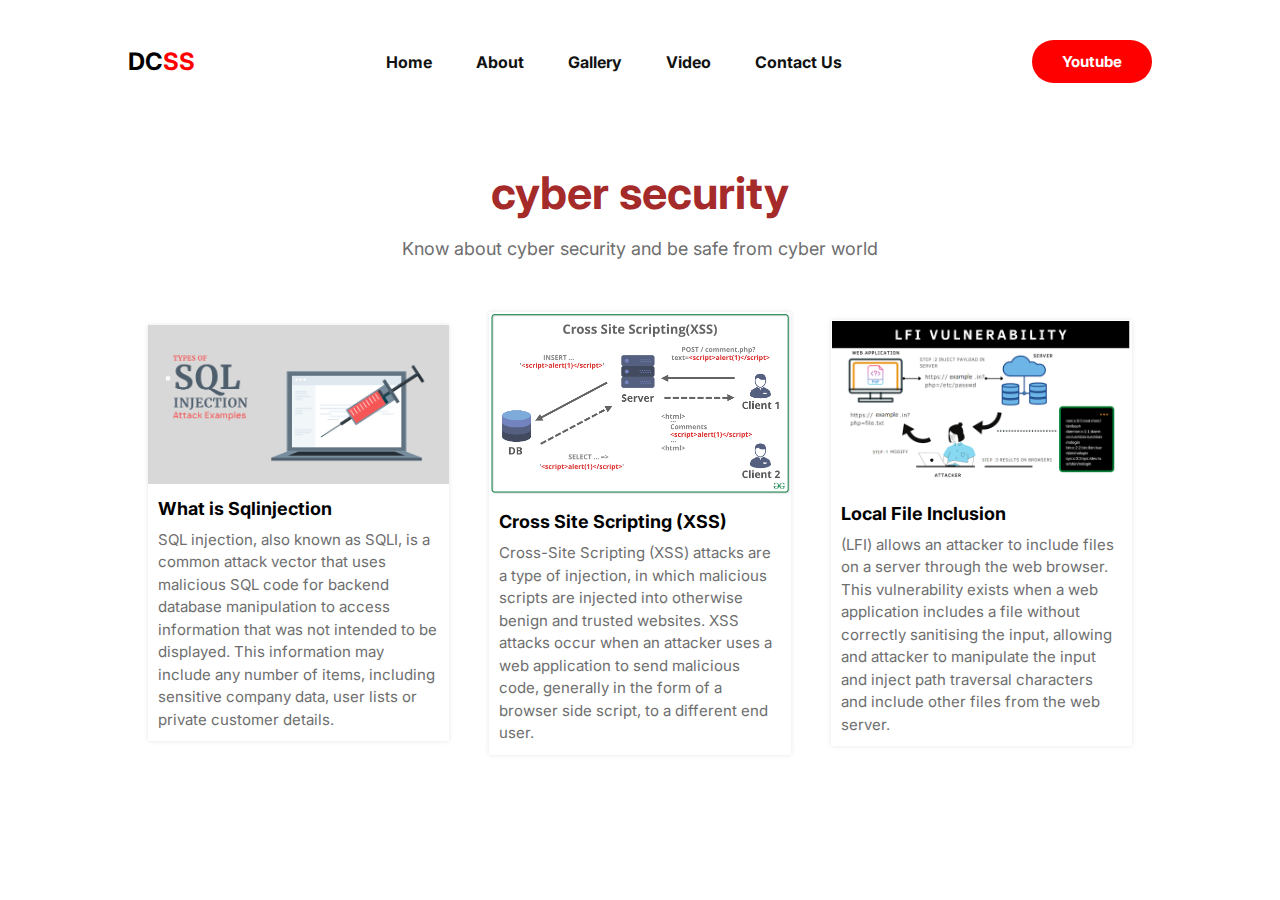
<file: index.html>
<!DOCTYPE html>
<html lang="en">
<head>
    <title>Resposive Blog post Section</title>
    <meta charset="UTF-8">
    <meta name="viewport" content="width=device-width, initial-scale=1.0">
    <link rel="stylesheet" href="style1.css">
    <link href="https://fonts.googleapis.com/css2?family=Inter:wght@100;200;300;400;500;600&family=Libre+Franklin:ital,wght@0,100;0,200;0,300;0,400;0,500;0,600;1,100;1,200;1,400;1,500;1,600&display=swap" rel="stylesheet">

</head>
<body>
    <div class="hero">
        <nav>
            <h2 class="logo">DC<span>SS</span></h2>
            <ul>
                <li><a href="#">Home</a></li>
                <li><a  class="active"href="2.html">About</a></li>
                <li><a href="gallery.html">Gallery</a></li>
                <li><a href="video.html">Video</a></li>
                <li><a href="contact_form.html">Contact Us</a></li>
            </ul>
            <button type="button" onclick="document.location='https://www.youtube.com/@hak5'"><b>Youtube</b></button>
        </nav>
    </div>

    <div class="container">
       <div class="row">
        <div class="header">
            <h1>cyber security</h1>
            <p>Know about cyber security and be safe from cyber world</p>
        </div>
        <div class="content">
            <div class="card">
                <img src="image/sql.jpeg">
                <h4>What is Sqlinjection</h4>
                <p>SQL injection, also known as SQLI, is a common attack vector that uses malicious SQL code for backend database manipulation to access information that was not intended to be displayed. This information may include any number of items, including sensitive company data, user lists or private customer details.</p>
            </div>



            <div class="card">
                <img src="image/xss.png">
                <h4>Cross Site Scripting (XSS)</h4>
                <p>Cross-Site Scripting (XSS) attacks are a type of injection, in which malicious scripts are injected into otherwise benign and trusted websites. XSS attacks occur when an attacker uses a web application to send malicious code, generally in the form of a browser side script, to a different end user. </p>
            </div>

            <div class="card">
                <img src="image/lfi.png">
                <h4>Local File Inclusion</h4>
                <p> (LFI) allows an attacker to include files on a server through the web browser. This vulnerability exists when a web application includes a file without correctly sanitising the input, allowing and attacker to manipulate the input and inject path traversal characters and include other files from the web server.</p>
            </div>
            
        </div>
       </div> 
    </div>
    
</body>
</html>
</file>
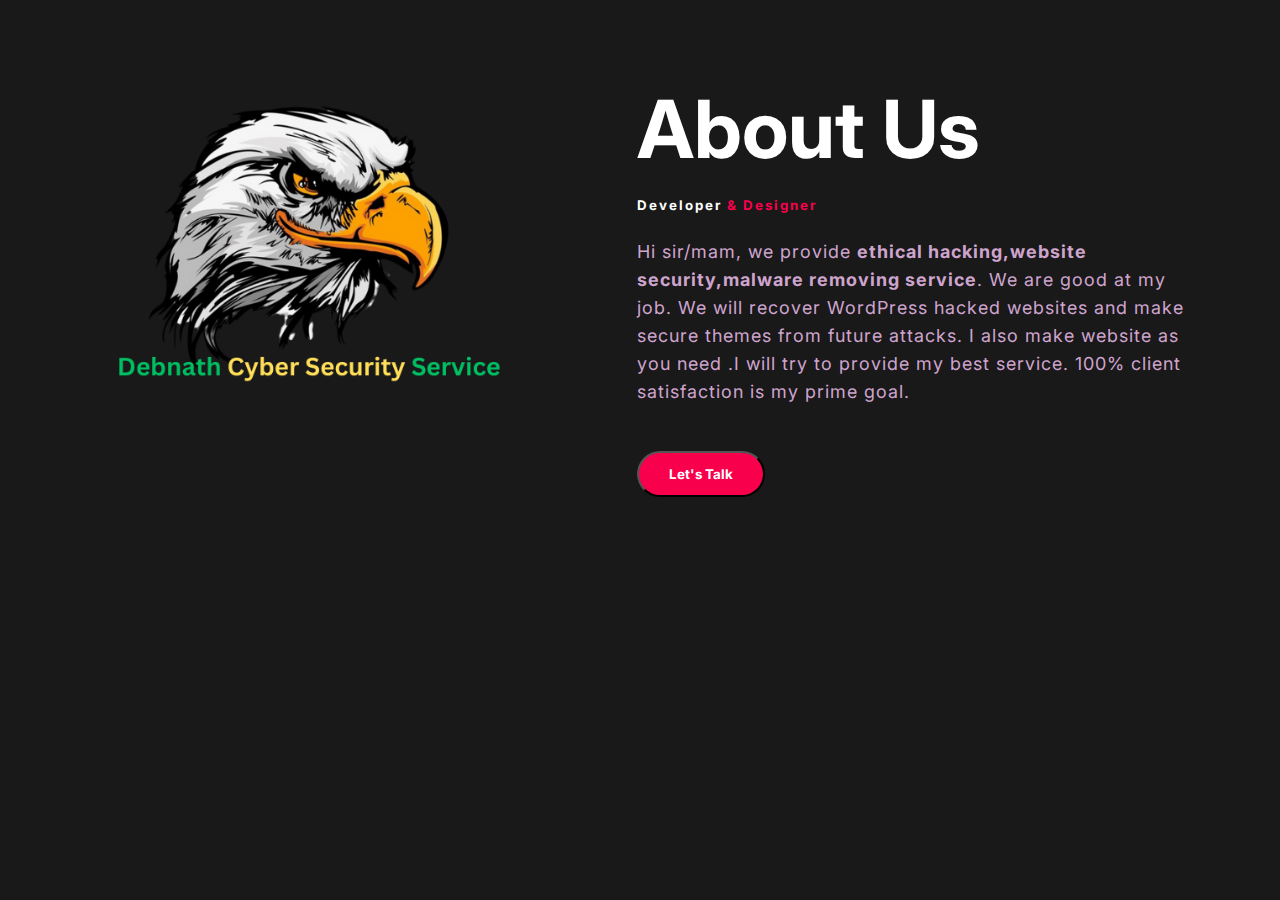
<file: 2.html>
<!DOCTYPE html>
<html lang="en">
<head>
	<meta charset="UTF-8">
	<meta name="viewport" content="width=device-width, initial-scale=1.0">
	<title>About Us</title>
	<link rel="stylesheet" href="./style 2.css">
	<link href="https://fonts.googleapis.com/css2?family=Inter:wght@100;200;300;400;500;600&family=Jost:ital,wght@0,100;0,200;0,300;0,400;1,300&family=Libre+Franklin:ital,wght@0,100;0,200;0,300;0,400;0,500;0,600;1,100;1,200;1,400;1,500;1,600&display=swap" rel="stylesheet">

</head>
<body>
	<section class="about">
		<div class="main">
			<img src="image/Ayon (4).png" >
			<div class="about-text">
			<h1>About Us</h1>
			<h5>Developer <span>& Designer</span></h5>
			<p>Hi sir/mam, we provide <b>ethical hacking,website security,malware removing service</b>. We are good at my job. We  will recover WordPress hacked websites and make secure themes from future attacks. I also make website as you need .I will try to provide my best service. 100% client satisfaction is my prime goal.</p>
			<button type="button" onclick="document.location='contact_form.html'">Let's Talk</button>
		
		</div>
	</div>
	</section>
</body>
</html>
</file>
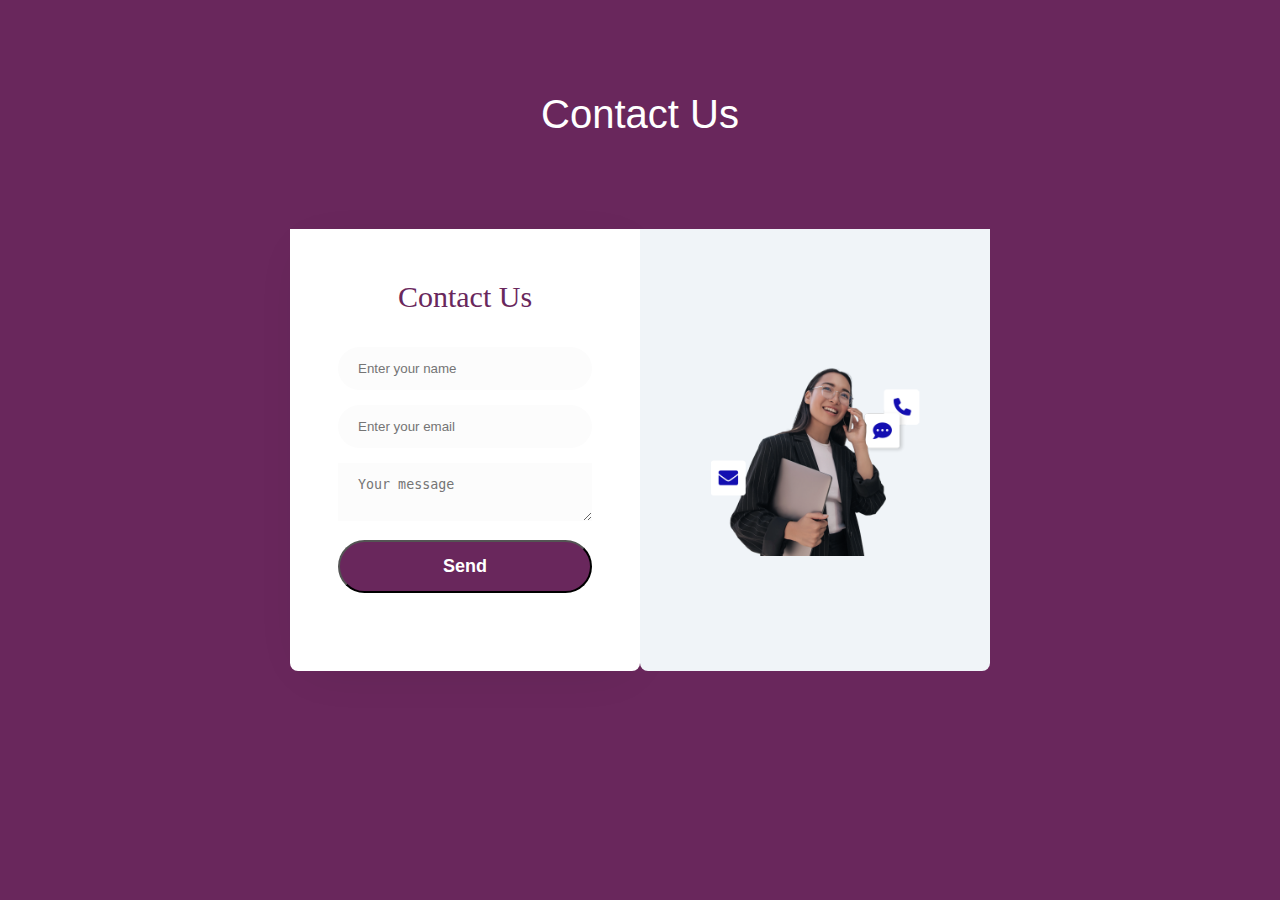
<file: contact_form.html>
<!DOCTYPE html>
<html lang="en">
<head>
   <meta charset="UTF-8">
   <meta name="viewport" content="width=device-width, initial-scale=1.0">
   <title>Contact Form</title>
   <link rel="stylesheet" href="style3.css">
</head>
<body>
   <div class="contact-form">
      <h1>Contact Us</h1>
      <div class="container">
         <div class="main">
            <div class="content">
               <h2>Contact Us</h2>
              
               <form action="#" method="post">
                  <input type="text" name="name" placeholder="Enter your name">
                  <input type="email" name="name" placeholder="Enter your email">
                  <textarea name="message" placeholder="Your message"></textarea>
            <button type="submit" class="btn">Send <i class="fas fa-paper-plane"></i></button>
               </form>
            </div>
            <div class="form-img">
               <img src="image/contact.png" alt="">
            </div>
         </div>
      </div>
   </div>
</body>
</html>
</file>
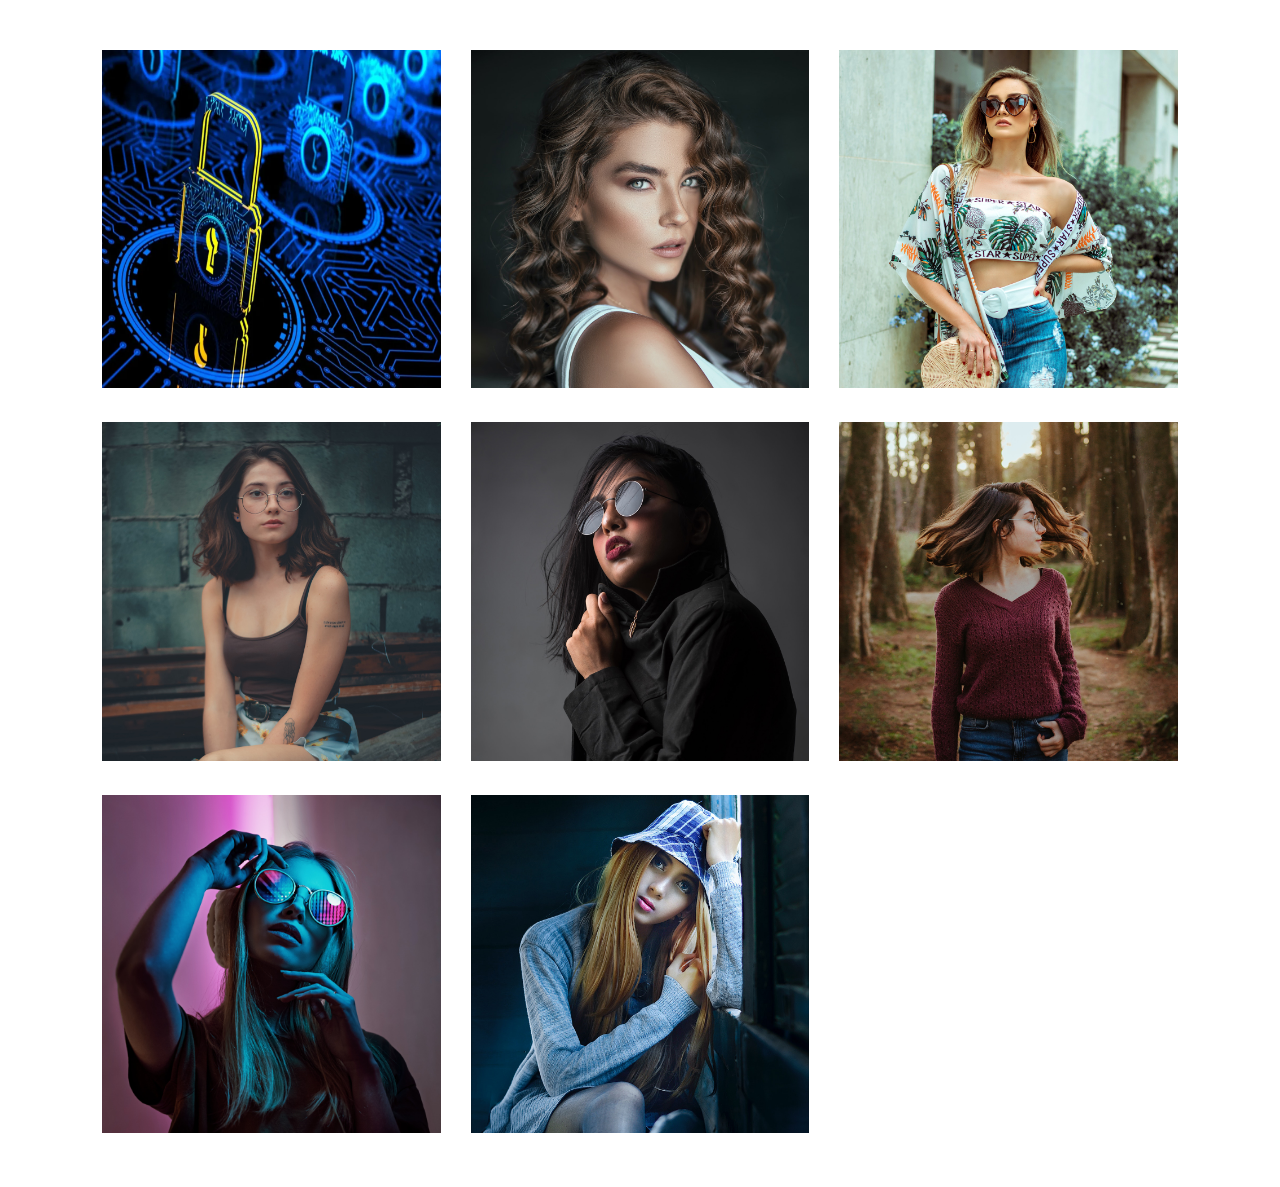
<file: gallery.html>
<!DOCTYPE html>
<html lang="en">
<head>
    <meta charset="UTF-8">
    <meta name="viewport" content="width=device-width, initial-scale=1.0">
    <title>Gallery</title>
    <link rel="stylesheet" href="style4.css">
    <link rel="stylesheet" href="lightbox.css">
    
</head>
<body>
    
    <div class="container">
        <div class="gallery">
            <a href="image cy/technology-background-zj8rwjx8jhg0nybl_1200x1200.jpg" data-lightbox="models" data-title="caption1">
                <img src="image cy/technology-background-zj8rwjx8jhg0nybl_1200x1200.jpg">
            </a>
           
            <a href="images/2.jpg" data-lightbox="models" data-title="caption2">
                <img src="images/2.jpg">
            </a>
           
            <a href="images/3.jpg" data-lightbox="models" data-title="caption1">
                <img src="images/3.jpg">
            </a>
           
            <a href="images/4.jpg" data-lightbox="models" data-title="caption1">
                <img src="images/4.jpg">
            </a>
           
            <a href="images/5.jpg" data-lightbox="models" data-title="caption1">
                <img src="images/5.jpg">
            </a>
           
            <a href="images/6.jpg" data-lightbox="models" data-title="caption1">
                <img src="images/6.jpg">
            </a>
           
            <a href="images/7.jpg" data-lightbox="models" data-title="caption1">
                <img src="images/7.jpg">
            </a>
           
            <a href="images/8.jpg" data-lightbox="models" data-title="caption1">
                <img src="images/8.jpg">
            </a>
           
        
        </div>
    </div>
        <script src="lightbox-plus-jquery.js"></script>
</body>
</html>
</file>
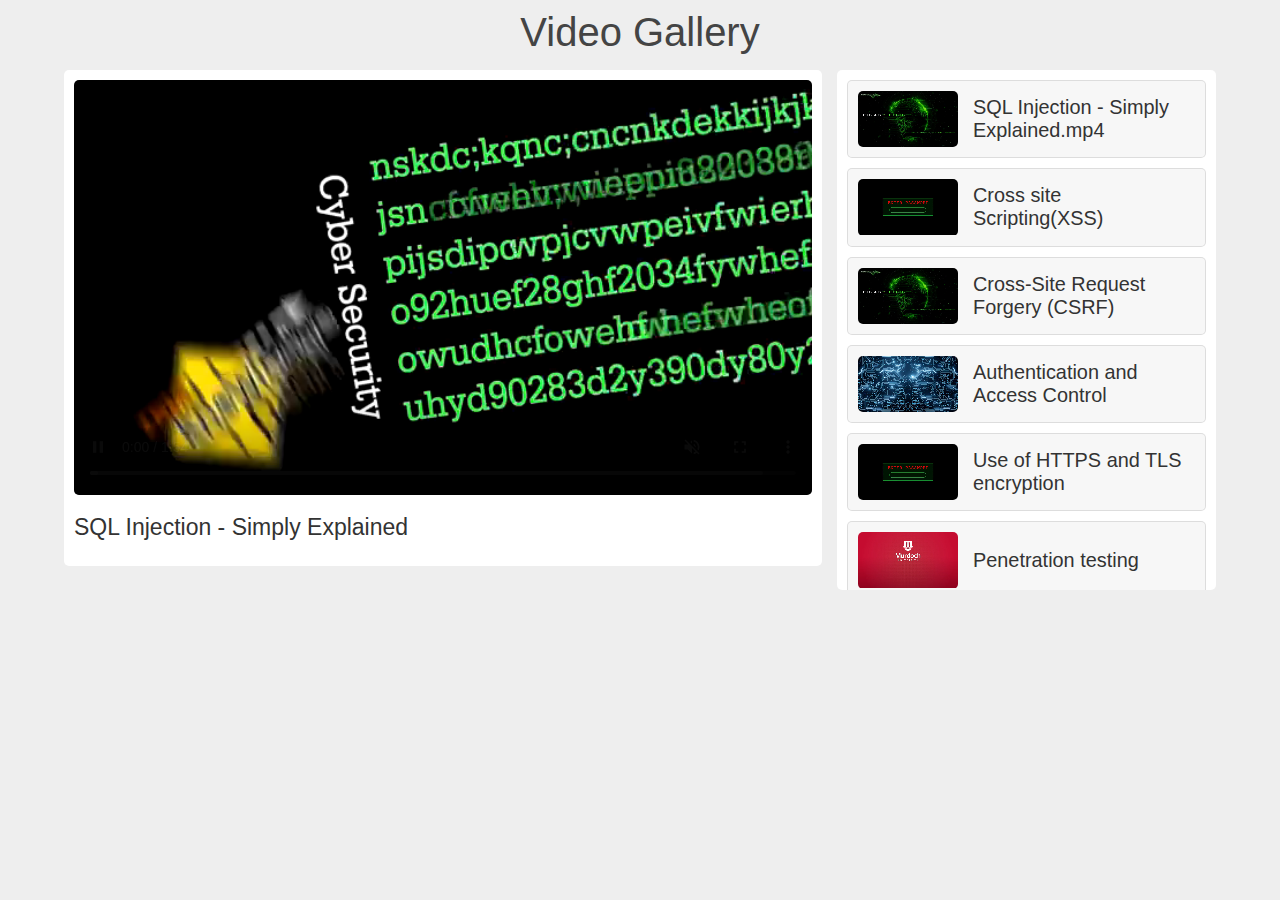
<file: video.html>
<!DOCTYPE html>
<html lang="en">
<head>
    <meta charset="UTF-8">
    <meta name="viewport" content="width=device-width, initial-scale=1.0">
    <title>Video Gallery</title>
    <link rel="stylesheet" href="style5.css">
</head>
<body>
   
  <h3 class="heading">Video Gallery</h3>
  <div class="container">
    <div class="main-video">
        <div class="video">
            <video src="video/SQL Injection - Simply Explained.mp4" controls muted autoplay></video>
            <h3 class="title">SQL Injection - Simply Explained</h3>
        </div>
    </div>
    <div class="video-list">
       
        <div class="vid">
            <video src="video/2.mp4"  muted ></video>
            <h3 class="title">SQL Injection - Simply Explained.mp4</h3>
        </div> <div class="vid">
            <video src="video/5.mp4"  muted ></video>
            <h3 class="title">Cross site Scripting(XSS)</h3>
        </div>
        <div class="vid">
            <video src="video/2.mp4"  muted ></video>
            <h3 class="title">Cross-Site Request Forgery (CSRF)</h3>
        </div>
        <div class="vid">
            <video src="video/3.mp4"  muted ></video>
            <h3 class="title">Authentication and Access Control</h3>
        </div>
        <div class="vid">
            <video src="video/5.mp4"  muted ></video>
            <h3 class="title">Use of HTTPS and TLS encryption</h3>
        </div>

        <div class="vid">
            <video src="video/6.mp4"  muted ></video>
            <h3 class="title">Penetration testing</h3>
        </div>
        <div class="vid">
            <video src="video/2.mp4"  muted ></video>
            <h3 class="title">Broken access control</h3>
        </div>
        <div class="vid">
            <video src="video/5.mp4"  muted ></video>
            <h3 class="title">Broken authentication</h3>
        </div>
        <div class="vid">
            <video src="video/3.mp4"  muted ></video>
            <h3 class="title">video (CTF flag hunt)</h3>
        </div>
        </div>
    </div>
  </div>
<script>
    let listVideo = document.querySelectorAll('.video-list .vid');
    let mainVideo = document.querySelector('.main-video video');
    let title = document.querySelector('.main-video .title');


    listVideo.forEach(video =>{
      video.onclick = () =>{
        listVideo.forEach(vid => vid.classList.remove('active'));
        video.classList.add('active');
        if(video.classList.contains('active')){
            let src = video.children[0].getAttribute('src');
            mainVideo.src = src;
            let text = video.children[1].innerHTML;
            title.innerHTML =text;
        };
      };

    });
</script>
</body>
</html>
</file>
<file: style1.css>
@import url('https://fonts.googleapis.com/css2?family=Inter:wght@100;200;300;400;500;600&display=swap');
*{
    margin: 0px;
    padding: 0px;
    box-sizing: border-box;
    font-family: 'Inter', sans-serif;

}
.container{
    width: 100%;
}

.container .row{
    width: 80%;
    margin: auto;

}
.container .row .header{
    width: 60%;
    text-align: center;
    margin: auto;
}

.container .row .header h1{
    padding-top: 30px;
    font-size: 45px;
    color: brown;
}

.container .row .header p{
    margin-top: 15px;
    font-size: 18px;
    line-height: 1.5;
    color: #6e6e6e;
}
.content{
    display:  flex;
    justify-content: center;
    align-items: center;
    margin: auto;
}

.content .card {
    flex: 1;
    margin: 50px 20px;
    box-shadow: 0px 0px 5px 0px  rgba(0,0,0,0.1);
    background-color: #fff;
}

.content .card img{
    width: 100%;
    height: auto;
}
.content .card h4{
    margin-top: 10px;
    margin-left: 10px;
    font-size: 18px;
}
.content .card p{
    font-size:  15px;
    color: #6e6e6e;
    line-height: 1.5;
    padding: 10px;
}
@media screen and (max-width: 768) {
    .content{
        flex-direction: column;
    }
    
}

.hero{
    height: 15vh;S
    width: 100%;
    background-image: linearGradient(rgba(0,0,0,0.6),rgba(0,0,0,0.6))
}
nav{
    display:  flex;
    align-items: center;
    justify-content:space-between ;
    padding-top: 40px;
    padding-left: 10%;
    padding-right:  10%;

}

.logoa{
    color: white;
    font-size: 28px;

}
span{
    color: red;
}
nav ul li{
    list-style-type: none;
    display: inline-block;
    padding:  10px 20px;
}
nav ul li a{
    color:  rgb(17, 18, 17);
    text-decoration:  none;
    font-weight:bold ;
}
nav ul li a:hover{
    color: #ea1538;
    transition: .3s;
}
button{
    border: none;
    background: red;
    padding: 12px 30px;
    border-radius: 30px;
    color: white;
    font-size: bold;
    font-size: 15px;
    transition: .4s;
}
button:hover{
    transform: scale(1.3);
    cursor: pointer;
}
</file>
<file: style 2.css>
*{
    padding: 0;
    margin: 0;
    font-family: 'Inter', sans-serif;
    box-sizing: border-box;
}
.about{
    width: 100%;
    padding: 78px 0px;
    background-color: #191919;
}
.about img{
    height: auto;
    width: 420px;
}
.about-text{
    width: 550px;
}
.main{
    width: 1130;
    max-width: 95%;
    margin: 0 auto;
    display: flex;
    align-items: center;
    justify-content: space-around;
}
.about-text h1{
    color: white;
    font-size: 80px;
    text-transform:  capitalize;
    margin-bottom: 20px;
}
.about-text h5{
    color: white;
    font-size: 25;
    text-transform: capitalize;
    margin-bottom: 25px;
    letter-spacing: 2px;
}
span{
    color: #f9004d;
}
.about-text p{
    color: #fcfc;
    letter-spacing: 1px;
    line-height: 28px;
    font-size: 18px;
    margin-bottom: 45px;s
}
button{
    background: #f9004d;
    color:white;
    text-decoration: none;
    bordera: 2px solid transparent;
    font-weight: bold;
    padding: 13px 30px;
    border-radius: 30px;
    transition: 0.4s;

}
button:hover{
    background: transparent;
    border: 2px solid #f9004d;
    cursor: pointer;
}

body{
    background-color: #191919;
}
</file>
<file: style3.css>
@import url('https://fonts.googleapis.com/css2?family=Inter:wght@200;300;400;500;600;700&display=swap');
*{
    padding: 0;
    margin: 0;
    box-sizing: border-box;
    font-family: font-family: 'Inter', sans-serif;;
}
.contact-form{
   position: relative;
   min-height: 100vh;
   z-index: 0;
   background: #69275c;
   padding: 30px;
   justify-content: center;
   display: grid;
   grid-template-rows: 1fr auto 1fr;
   align-items: center;
}


.container{
   max-width: 700px;
   margin-top: 0 auto;

}
.contact-form h1{
   text-align: center;
   font-size: 2.5rem;
   font-weight: 400;
   color: #fff;
   font-family: Arial, Helvetica, sans-serif;
}


.contact-form h2{
    line-height: 40px;
    margin-bottom: 5px;
    font-size: 30px;
    font-weight: 500;
    color: #69275c;
    text-align: center;
}


.contact-form .main{
   position: relative;
   display: flex;
   margin: 30px 0px;
}

.content{
   flex-basis: 50%;
   padding: 3em 3em;
   background: #fff;
   box-shadow: 2px 9px 49px -17px rgba(0,0,0,0.1);
   border-bottom-left-radius: 8px;
   border-bottom-right-radius: 8px ;
}

.form-img{
   flex-basis: 50%;
   background: #f0f4f8;
   background-size: cover;
   padding: 40px;
   border-bottom-left-radius: 8px;
   border-bottom-right-radius: 8px;
   align-items: center;
   display: grid;
}

.form-img img{
   max-width: 100%;

}
.btn,
button,
input{
   border-radius: 35px;
}

.btn:hover{
   color: #272346;
   transition: 0.5s ease;
}

.contact-form form{
   margin: 30px 0;
}

.contact-form input,textarea{
   outline: none;
   margin-bottom: 15px;
   font-stretch: 16px;
   color: #999;
   padding: 14px 20px;
   width: 100%;
   display: inline-block;
   box-sizing: border-box;
   border: none;
   background: #fcfcfc;
   transition: 0.3s ease;
}
.contact-form input:focus{
   background: transparent;
   border: 1px solid #69275c;
}
.contact-form button{
     font-size: 18px;
     color: #fff;
     width: 100%;
     background: #69275c;
     font-weight: 600;
     transition: 0.3s ease;
     padding: 14px 15px;
}
@media(max-width:736){
   .contact-form .main{
      flex-direction: column;
   }
   .contact-form form{
      margin-top: 30px;
      margin-bottom: 10px;
   }

   .form-img{
      border-radius: 0;
      border-bottom-left-radius: 8px;
      border-bottom-right-radius: 8px;
      order: 2;
   }

   .content{
      order:1;
      border-bottom-left-radius: 8px;
      border-bottom-right-radius: 8px;
   }
}
</file>
<file: style4.css>
*{
    margin: 0;
    padding: 0;
    box-sizing: border-box;
    font-family: 'poppins' ,sans-serif;
}

.container{
    width: 100%;
    min-height: 100vh;
    display: flex;
    align-items: center;
    justify-content: center;
    padding: 50px 8%;
    
}
.gallery{
    display: grid;
    grid-template-columns: repeat(auto-fit, minmax( 250px,1fr));
    grid-gap: 30px;
}
.gallery img{

    width: 100%;
}
</file>
<file: style5.css>
*{
    margin: 0;
    padding: 0;
    text-transform: capita;
    font-family: Verdana, Geneva, Tahoma, sans-serif;
    font-weight: normal;
}
body{
    background: #eee;
}
.heading{
    color: #444;
    font-size: 40px;
    text-align: center;
    padding: 10px;
}

.container{
    display: grid;
    grid-template-columns: 2fr 1fr;
    gap: 15px;
    align-items: flex-start;
    padding: 5px 5%;
}
.container .main-video{
    background: #FFF;
    border-radius: 5px;
    padding: 10px;
}

.container .main-video video{
    width: 100%;
    border-radius: 5px;
}

.container .main-video .title{
    color: #333;
    font-size: 23px;
    padding-top: 15px;
    padding-bottom: 15px;
}
.container .video-list{
    background: #fff;
    border-radius: 5px;
    height: 520px;
    overflow-y: scroll;
}

.container .video-list ::-webkit-scrollbar{
    width: 7px;
}

.container .video-list ::-webkit-scrollbar-track{
    background: #ccc;
    border-radius: 50px;
}

.container .video-list ::-webkit-scrollbar-thumb{
    background: #666;
    border-radius: 50px;
}


.container .video-list .vid video{
    width: 100px;
    border-radius: 5px;
}

.container .video-list .vid{
    display: flex;
    align-items: center;
    gap: 15px;
    background: #f7f7f7;
    border-radius: 5px;
    margin: 10px;
    padding: 10px;
    border: 1px solid rgba(0,0,0,0.1);
    cursor: pointer;
}

.container .video-list .vid:hover{
    background: #8a8a8a;
}
.container .video-list .vid.active{
    background: #5264cd;
}

.container .video-list .vid.active .title{
    color: #fff;
}

.container .video-list .vid ,title{
    color: #333;
    font-size: 17px;

}

@media(max-width:991px){
    .container{
        grid-template-columns: 2fr 1fr;
        padding: 10px;
    }

}


@media(max-width:768px){
    .container{
        grid-template-columns: 1fr;
        padding: 10px;
    }

}
</file>
